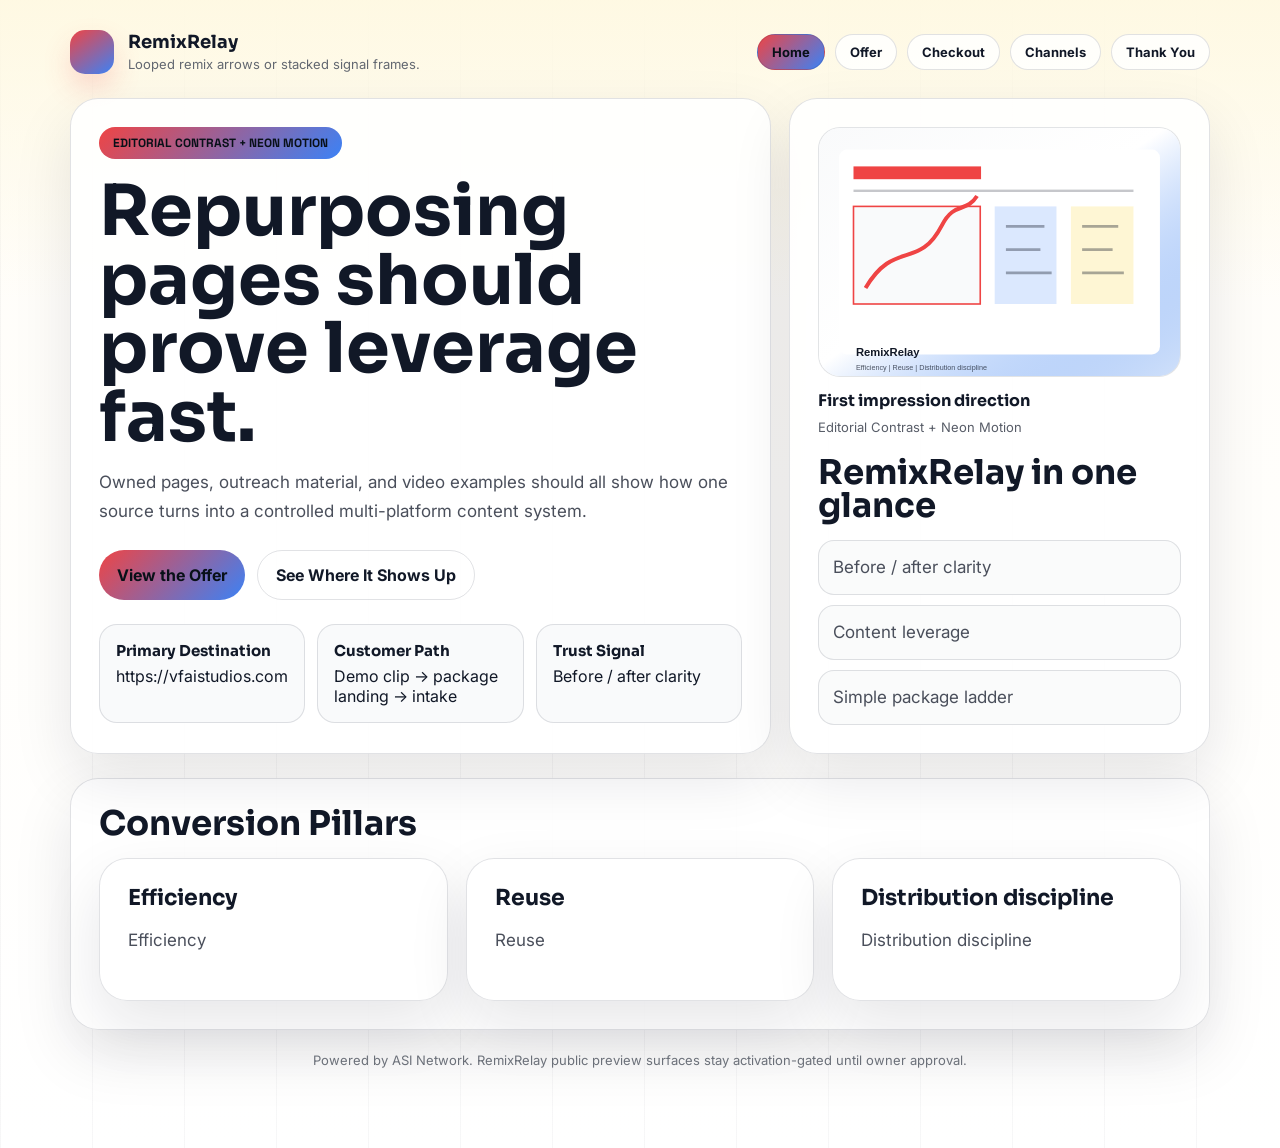
<file: index.html>
<!doctype html>
<html>
<head>
  <meta charset="utf-8" />
  <meta name="viewport" content="width=device-width, initial-scale=1" />
  <title>RemixRelay | Home</title>
  <link rel="preconnect" href="https://fonts.googleapis.com" /><link rel="preconnect" href="https://fonts.gstatic.com" crossorigin /><link href="https://fonts.googleapis.com/css2?family=Sora:wght@400;500;600;700;800&family=Inter:wght@400;500;600;700;800&family=Space+Grotesk:wght@400;500;600;700;800&display=swap" rel="stylesheet" />
  <link rel="stylesheet" href="./styles.css" />
</head>
<body class="mode-editorial">
  <main class="page">
    <header class="header">
      <a class="brand" href="./index.html">
        <span class="brand-mark"></span>
        <span class="brand-copy">
          <strong>RemixRelay</strong>
          <span>Looped remix arrows or stacked signal frames.</span>
        </span>
      </a>
      <nav class="nav">
        <a class='button primary' href='index.html'>Home</a>
        <a class='button ghost' href='offer.html'>Offer</a>
        <a class='button ghost' href='checkout.html'>Checkout</a>
        <a class='button ghost' href='channels.html'>Channels</a>
        <a class='button ghost' href='thank-you.html'>Thank You</a>
      </nav>
    </header>

    <section class="hero">
      <article class="hero-card">
        <div class="eyebrow">Editorial Contrast + Neon Motion</div>
        <h1>Repurposing pages should prove leverage fast.</h1>
        <p>Owned pages, outreach material, and video examples should all show how one source turns into a controlled multi-platform content system.</p>
        <div class="actions">
          <a class="button primary" href="./offer.html">View the Offer</a>
          <a class="button ghost" href="./channels.html">See Where It Shows Up</a>
        </div>
        <div class="meta">
          <div class="meta-card">
            <strong>Primary Destination</strong>
            <span>https://vfaistudios.com</span>
          </div>
          <div class="meta-card">
            <strong>Customer Path</strong>
            <span>Demo clip -&gt; package landing -&gt; intake</span>
          </div>

          <div class="meta-card">
            <strong>Trust Signal</strong>
            <span>Before / after clarity</span>
          </div>
        </div>
      </article>
      <aside class="visual-side">

      <figure class="visual-board visual-editorial">
        <img class="visual-img" src="[data-uri]" alt="RemixRelay homepage visual system" loading="eager" />
        <figcaption>
          <strong>First impression direction</strong>
          <span>Editorial Contrast + Neon Motion</span>
        </figcaption>
      </figure>

        <h2>RemixRelay in one glance</h2>
        <ul class="proof-points"><li>Before / after clarity</li><li>Content leverage</li><li>Simple package ladder</li></ul>
      </aside>
    </section>
    <section class="panel" style="margin-top:24px;">
      <h2>Conversion Pillars</h2>
      <div class="grid-three" style="margin-top:18px;">
        <article class='offer-card'><h3>Efficiency</h3><p>Efficiency</p></article><article class='offer-card'><h3>Reuse</h3><p>Reuse</p></article><article class='offer-card'><h3>Distribution discipline</h3><p>Distribution discipline</p></article>
      </div>
    </section>

    <div class="footer-note">Powered by ASI Network. RemixRelay public preview surfaces stay activation-gated until owner approval.</div>
  </main>
</body>
</html>
</file>
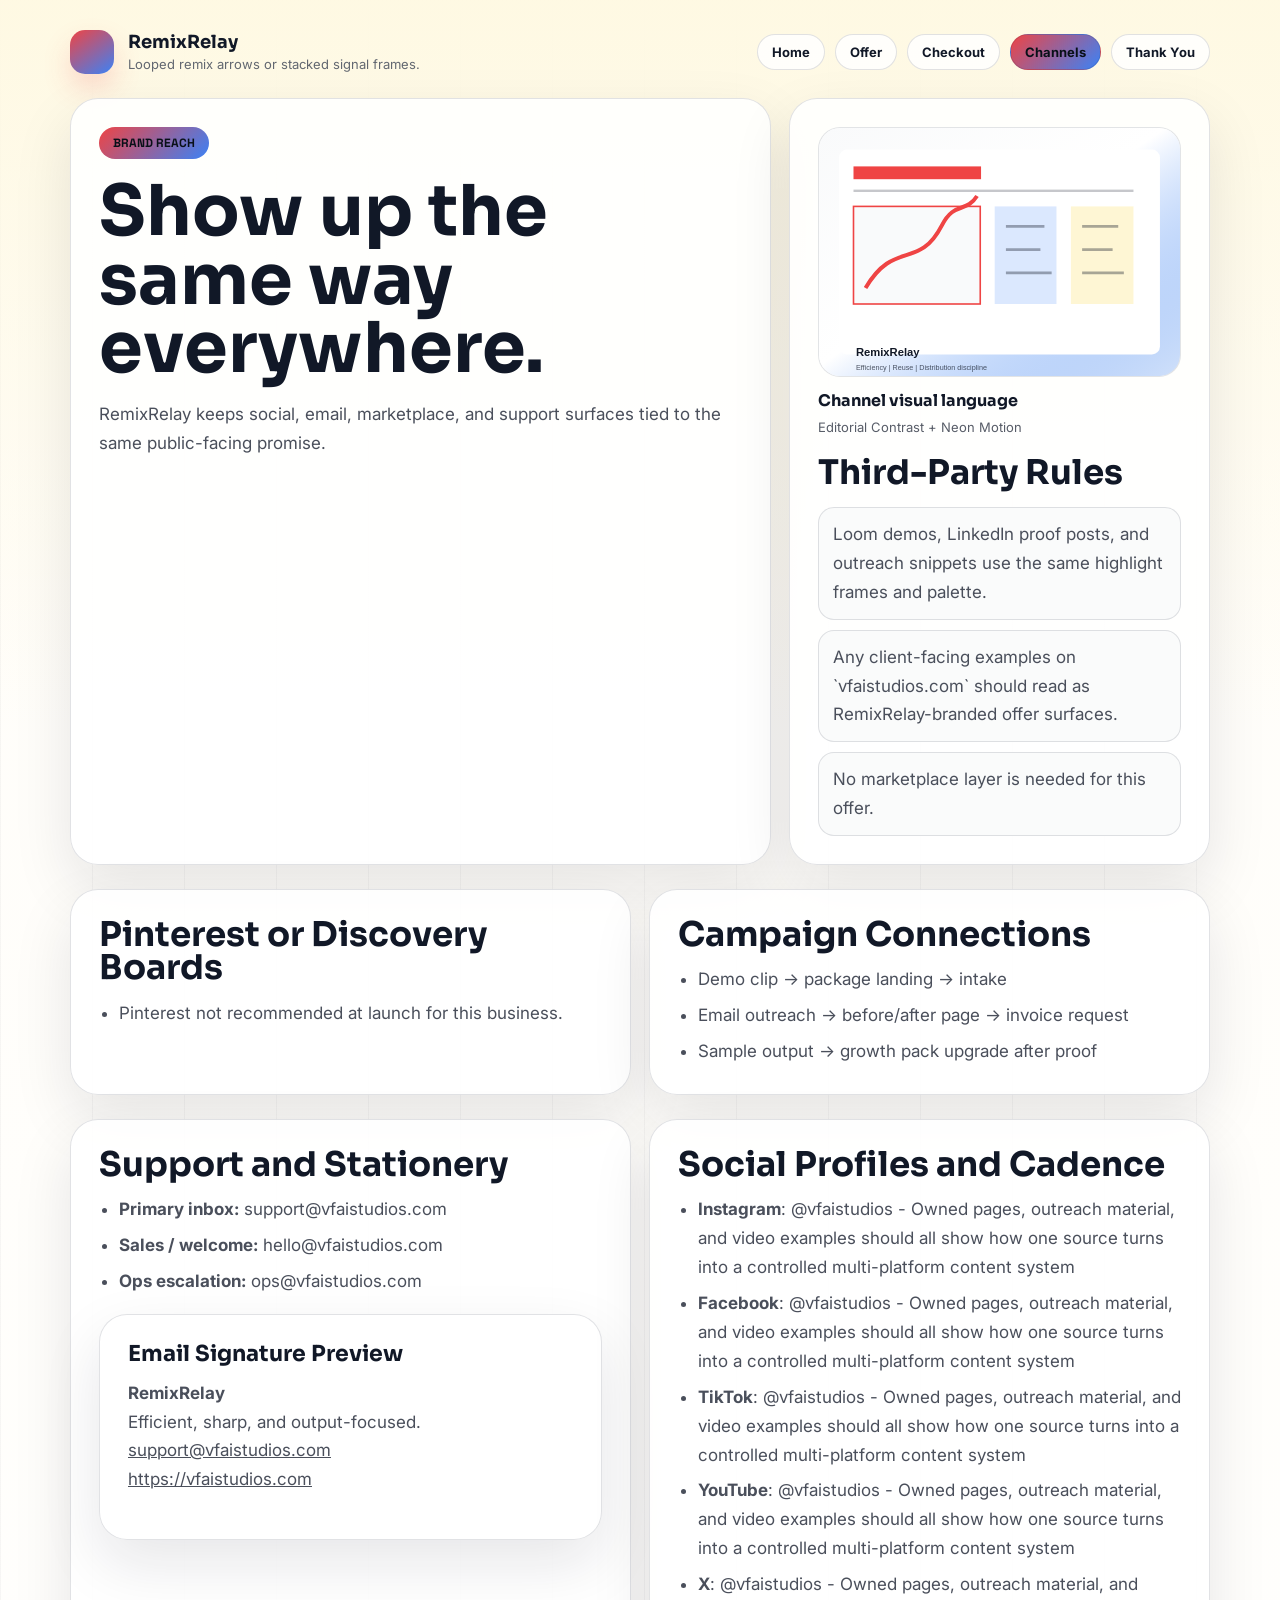
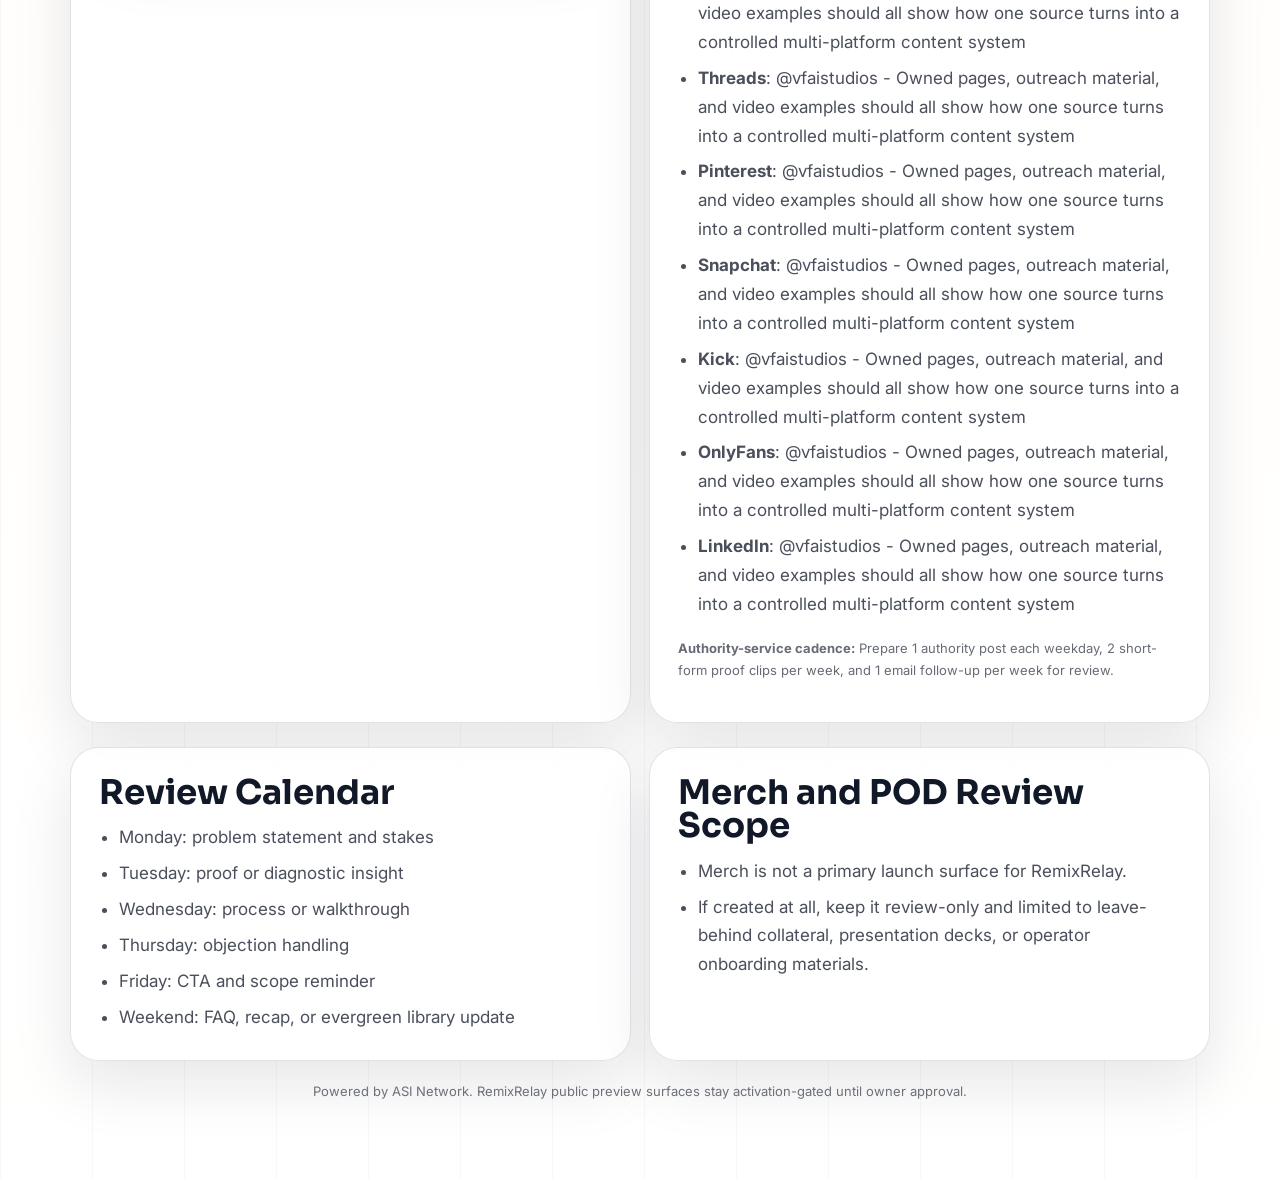
<file: channels.html>
<!doctype html>
<html>
<head>
  <meta charset="utf-8" />
  <meta name="viewport" content="width=device-width, initial-scale=1" />
  <title>RemixRelay | Channels</title>
  <link rel="preconnect" href="https://fonts.googleapis.com" /><link rel="preconnect" href="https://fonts.gstatic.com" crossorigin /><link href="https://fonts.googleapis.com/css2?family=Sora:wght@400;500;600;700;800&family=Inter:wght@400;500;600;700;800&family=Space+Grotesk:wght@400;500;600;700;800&display=swap" rel="stylesheet" />
  <link rel="stylesheet" href="./styles.css" />
</head>
<body class="mode-editorial">
  <main class="page">
    <header class="header">
      <a class="brand" href="./index.html">
        <span class="brand-mark"></span>
        <span class="brand-copy">
          <strong>RemixRelay</strong>
          <span>Looped remix arrows or stacked signal frames.</span>
        </span>
      </a>
      <nav class="nav">
        <a class='button ghost' href='index.html'>Home</a>
        <a class='button ghost' href='offer.html'>Offer</a>
        <a class='button ghost' href='checkout.html'>Checkout</a>
        <a class='button primary' href='channels.html'>Channels</a>
        <a class='button ghost' href='thank-you.html'>Thank You</a>
      </nav>
    </header>

    <section class="hero">
      <article class="hero-card">
        <div class="eyebrow">Brand Reach</div>
        <h1>Show up the same way everywhere.</h1>
        <p>RemixRelay keeps social, email, marketplace, and support surfaces tied to the same public-facing promise.</p>
      </article>
      <aside class="visual-side">

      <figure class="visual-board visual-editorial">
        <img class="visual-img" src="[data-uri]" alt="RemixRelay channels visual system" loading="eager" />
        <figcaption>
          <strong>Channel visual language</strong>
          <span>Editorial Contrast + Neon Motion</span>
        </figcaption>
      </figure>

        <h2>Third-Party Rules</h2>
        <ul class="proof-points"><li>Loom demos, LinkedIn proof posts, and outreach snippets use the same highlight frames and palette.</li><li>Any client-facing examples on `vfaistudios.com` should read as RemixRelay-branded offer surfaces.</li><li>No marketplace layer is needed for this offer.</li></ul>
      </aside>
    </section>
    <section class="grid-two" style="margin-top:24px;">
      <section class="panel">
        <h2>Pinterest or Discovery Boards</h2>
        <ul><li>Pinterest not recommended at launch for this business.</li></ul>
      </section>
      <section class="panel">
        <h2>Campaign Connections</h2>
        <ul><li>Demo clip -&gt; package landing -&gt; intake</li><li>Email outreach -&gt; before/after page -&gt; invoice request</li><li>Sample output -&gt; growth pack upgrade after proof</li></ul>
      </section>
    </section>
    <section class="grid-two" style="margin-top:24px;">
      <section class="panel">
        <h2>Support and Stationery</h2>
        <ul>
          <li><strong>Primary inbox:</strong> support@vfaistudios.com</li>
          <li><strong>Sales / welcome:</strong> hello@vfaistudios.com</li>
          <li><strong>Ops escalation:</strong> ops@vfaistudios.com</li>
        </ul>
        <div class="offer-card" style="margin-top:18px;">
          <h3>Email Signature Preview</h3>
          <p style="margin-top:14px;"><strong>RemixRelay</strong><br />Efficient, sharp, and output-focused.<br /><a href="mailto:support@vfaistudios.com">support@vfaistudios.com</a><br /><a href="https://vfaistudios.com">https://vfaistudios.com</a></p>
        </div>
      </section>
      <section class="panel">
        <h2>Social Profiles and Cadence</h2>
        <ul><li><strong>Instagram</strong>: @vfaistudios - Owned pages, outreach material, and video examples should all show how one source turns into a controlled multi-platform content system</li><li><strong>Facebook</strong>: @vfaistudios - Owned pages, outreach material, and video examples should all show how one source turns into a controlled multi-platform content system</li><li><strong>TikTok</strong>: @vfaistudios - Owned pages, outreach material, and video examples should all show how one source turns into a controlled multi-platform content system</li><li><strong>YouTube</strong>: @vfaistudios - Owned pages, outreach material, and video examples should all show how one source turns into a controlled multi-platform content system</li><li><strong>X</strong>: @vfaistudios - Owned pages, outreach material, and video examples should all show how one source turns into a controlled multi-platform content system</li><li><strong>Threads</strong>: @vfaistudios - Owned pages, outreach material, and video examples should all show how one source turns into a controlled multi-platform content system</li><li><strong>Pinterest</strong>: @vfaistudios - Owned pages, outreach material, and video examples should all show how one source turns into a controlled multi-platform content system</li><li><strong>Snapchat</strong>: @vfaistudios - Owned pages, outreach material, and video examples should all show how one source turns into a controlled multi-platform content system</li><li><strong>Kick</strong>: @vfaistudios - Owned pages, outreach material, and video examples should all show how one source turns into a controlled multi-platform content system</li><li><strong>OnlyFans</strong>: @vfaistudios - Owned pages, outreach material, and video examples should all show how one source turns into a controlled multi-platform content system</li><li><strong>LinkedIn</strong>: @vfaistudios - Owned pages, outreach material, and video examples should all show how one source turns into a controlled multi-platform content system</li></ul>
        <p class="micro" style="margin-top:18px;"><strong>Authority-service cadence:</strong> Prepare 1 authority post each weekday, 2 short-form proof clips per week, and 1 email follow-up per week for review.</p>
      </section>
    </section>
    <section class="grid-two" style="margin-top:24px;">
      <section class="panel">
        <h2>Review Calendar</h2>
        <ul><li>Monday: problem statement and stakes</li><li>Tuesday: proof or diagnostic insight</li><li>Wednesday: process or walkthrough</li><li>Thursday: objection handling</li><li>Friday: CTA and scope reminder</li><li>Weekend: FAQ, recap, or evergreen library update</li></ul>
      </section>
      <section class="panel">
        <h2>Merch and POD Review Scope</h2>
        <ul><li>Merch is not a primary launch surface for RemixRelay.</li><li>If created at all, keep it review-only and limited to leave-behind collateral, presentation decks, or operator onboarding materials.</li></ul>
      </section>
    </section>

    <div class="footer-note">Powered by ASI Network. RemixRelay public preview surfaces stay activation-gated until owner approval.</div>
  </main>
</body>
</html>
</file>
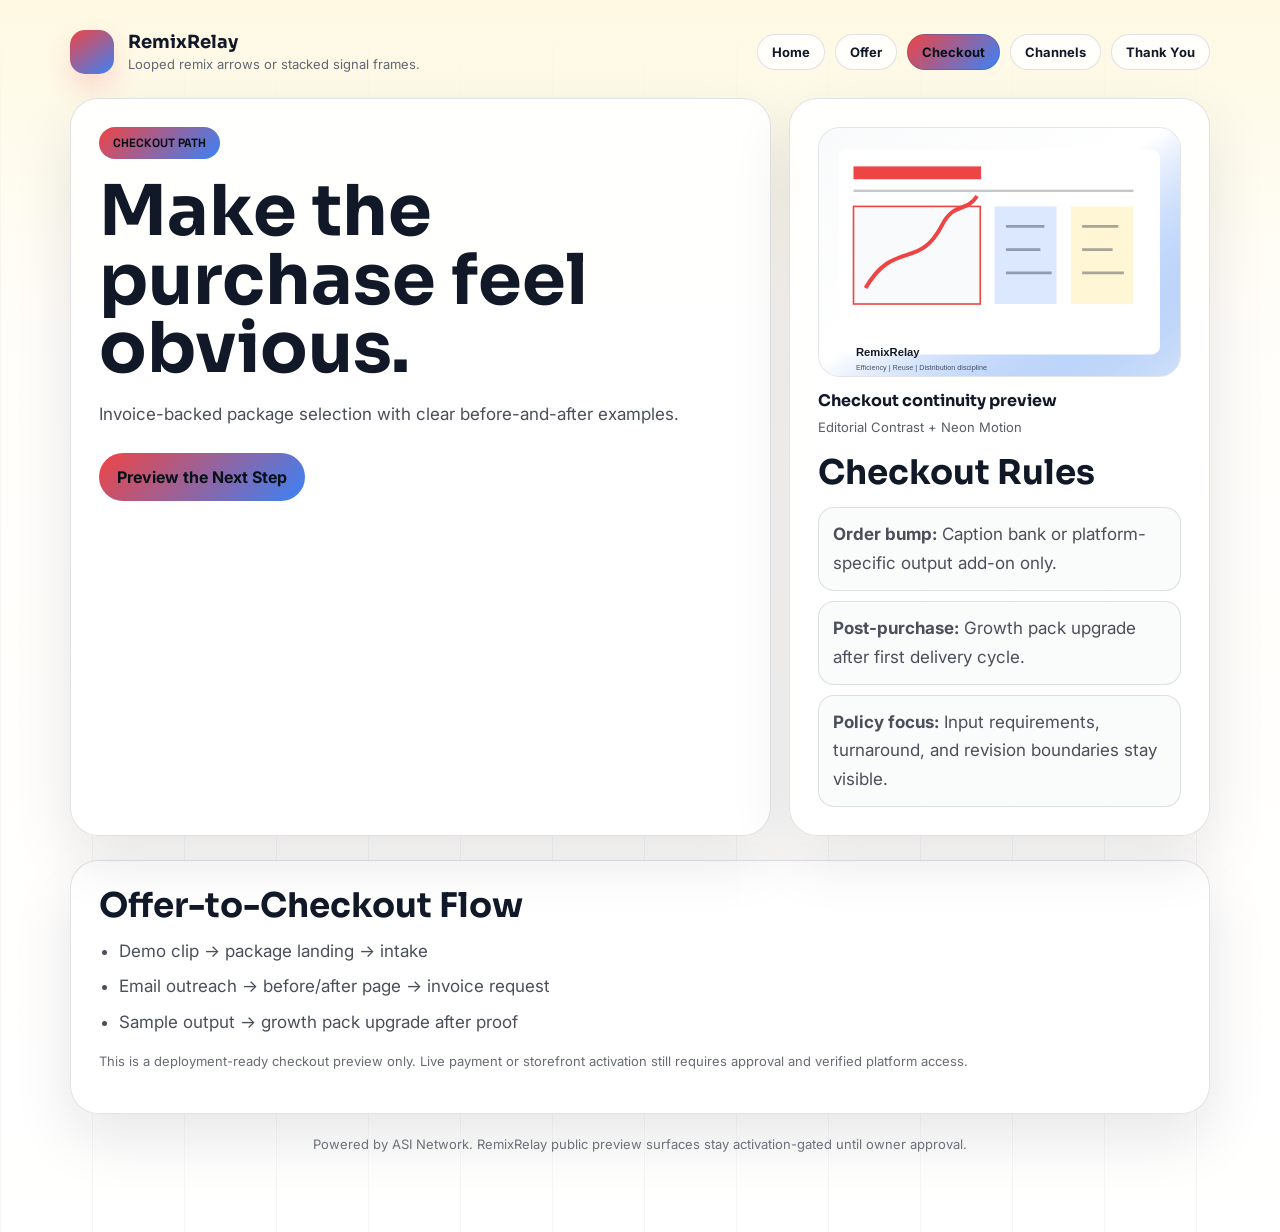
<file: checkout.html>
<!doctype html>
<html>
<head>
  <meta charset="utf-8" />
  <meta name="viewport" content="width=device-width, initial-scale=1" />
  <title>RemixRelay | Checkout</title>
  <link rel="preconnect" href="https://fonts.googleapis.com" /><link rel="preconnect" href="https://fonts.gstatic.com" crossorigin /><link href="https://fonts.googleapis.com/css2?family=Sora:wght@400;500;600;700;800&family=Inter:wght@400;500;600;700;800&family=Space+Grotesk:wght@400;500;600;700;800&display=swap" rel="stylesheet" />
  <link rel="stylesheet" href="./styles.css" />
</head>
<body class="mode-editorial">
  <main class="page">
    <header class="header">
      <a class="brand" href="./index.html">
        <span class="brand-mark"></span>
        <span class="brand-copy">
          <strong>RemixRelay</strong>
          <span>Looped remix arrows or stacked signal frames.</span>
        </span>
      </a>
      <nav class="nav">
        <a class='button ghost' href='index.html'>Home</a>
        <a class='button ghost' href='offer.html'>Offer</a>
        <a class='button primary' href='checkout.html'>Checkout</a>
        <a class='button ghost' href='channels.html'>Channels</a>
        <a class='button ghost' href='thank-you.html'>Thank You</a>
      </nav>
    </header>

    <section class="hero">
      <article class="hero-card">
        <div class="eyebrow">Checkout Path</div>
        <h1>Make the purchase feel obvious.</h1>
        <p>Invoice-backed package selection with clear before-and-after examples.</p>
        <div class="actions">
          <a class="button primary" href="./thank-you.html">Preview the Next Step</a>
        </div>
      </article>
      <aside class="visual-side">

      <figure class="visual-board visual-editorial">
        <img class="visual-img" src="[data-uri]" alt="RemixRelay checkout visual system" loading="eager" />
        <figcaption>
          <strong>Checkout continuity preview</strong>
          <span>Editorial Contrast + Neon Motion</span>
        </figcaption>
      </figure>

        <h2>Checkout Rules</h2>
        <ul class="proof-points">
          <li><strong>Order bump:</strong> Caption bank or platform-specific output add-on only.</li>
          <li><strong>Post-purchase:</strong> Growth pack upgrade after first delivery cycle.</li>
          <li><strong>Policy focus:</strong> Input requirements, turnaround, and revision boundaries stay visible.</li>
        </ul>
      </aside>
    </section>
    <section class="panel" style="margin-top:24px;">
      <h2>Offer-to-Checkout Flow</h2>
      <ul><li>Demo clip -&gt; package landing -&gt; intake</li><li>Email outreach -&gt; before/after page -&gt; invoice request</li><li>Sample output -&gt; growth pack upgrade after proof</li></ul>
      <p class="micro">This is a deployment-ready checkout preview only. Live payment or storefront activation still requires approval and verified platform access.</p>
    </section>

    <div class="footer-note">Powered by ASI Network. RemixRelay public preview surfaces stay activation-gated until owner approval.</div>
  </main>
</body>
</html>
</file>
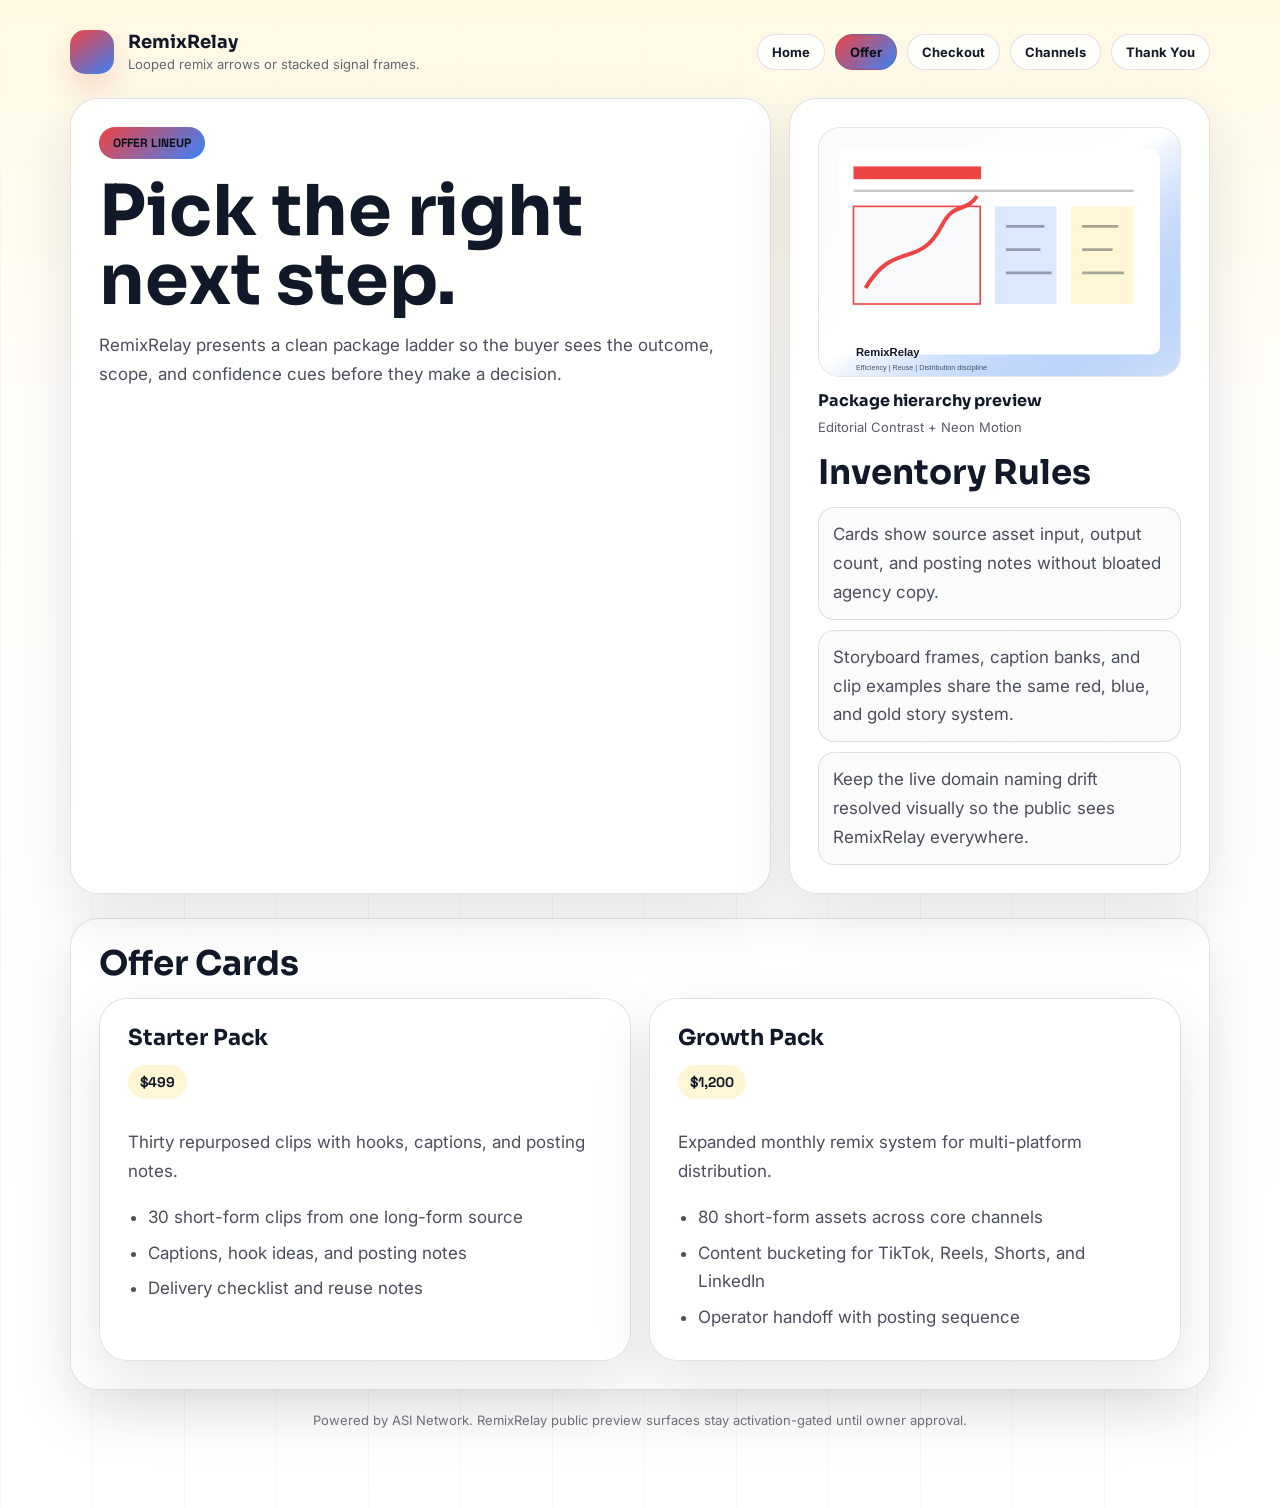
<file: offer.html>
<!doctype html>
<html>
<head>
  <meta charset="utf-8" />
  <meta name="viewport" content="width=device-width, initial-scale=1" />
  <title>RemixRelay | Offer</title>
  <link rel="preconnect" href="https://fonts.googleapis.com" /><link rel="preconnect" href="https://fonts.gstatic.com" crossorigin /><link href="https://fonts.googleapis.com/css2?family=Sora:wght@400;500;600;700;800&family=Inter:wght@400;500;600;700;800&family=Space+Grotesk:wght@400;500;600;700;800&display=swap" rel="stylesheet" />
  <link rel="stylesheet" href="./styles.css" />
</head>
<body class="mode-editorial">
  <main class="page">
    <header class="header">
      <a class="brand" href="./index.html">
        <span class="brand-mark"></span>
        <span class="brand-copy">
          <strong>RemixRelay</strong>
          <span>Looped remix arrows or stacked signal frames.</span>
        </span>
      </a>
      <nav class="nav">
        <a class='button ghost' href='index.html'>Home</a>
        <a class='button primary' href='offer.html'>Offer</a>
        <a class='button ghost' href='checkout.html'>Checkout</a>
        <a class='button ghost' href='channels.html'>Channels</a>
        <a class='button ghost' href='thank-you.html'>Thank You</a>
      </nav>
    </header>

    <section class="hero">
      <article class="hero-card">
        <div class="eyebrow">Offer Lineup</div>
        <h1>Pick the right next step.</h1>
        <p>RemixRelay presents a clean package ladder so the buyer sees the outcome, scope, and confidence cues before they make a decision.</p>
      </article>
      <aside class="visual-side">

      <figure class="visual-board visual-editorial">
        <img class="visual-img" src="[data-uri]" alt="RemixRelay offer visual system" loading="eager" />
        <figcaption>
          <strong>Package hierarchy preview</strong>
          <span>Editorial Contrast + Neon Motion</span>
        </figcaption>
      </figure>

        <h2>Inventory Rules</h2>
        <ul class="proof-points"><li>Cards show source asset input, output count, and posting notes without bloated agency copy.</li><li>Storyboard frames, caption banks, and clip examples share the same red, blue, and gold story system.</li><li>Keep the live domain naming drift resolved visually so the public sees RemixRelay everywhere.</li></ul>
      </aside>
    </section>
    <section class="panel" style="margin-top:24px;">
      <h2>Offer Cards</h2>
      <div class="offer-grid" style="margin-top:18px;"><article class='offer-card'><h3>Starter Pack</h3><div class='price'>$499</div><p>Thirty repurposed clips with hooks, captions, and posting notes.</p><ul><li>30 short-form clips from one long-form source</li><li>Captions, hook ideas, and posting notes</li><li>Delivery checklist and reuse notes</li></ul></article><article class='offer-card'><h3>Growth Pack</h3><div class='price'>$1,200</div><p>Expanded monthly remix system for multi-platform distribution.</p><ul><li>80 short-form assets across core channels</li><li>Content bucketing for TikTok, Reels, Shorts, and LinkedIn</li><li>Operator handoff with posting sequence</li></ul></article></div>
    </section>

    <div class="footer-note">Powered by ASI Network. RemixRelay public preview surfaces stay activation-gated until owner approval.</div>
  </main>
</body>
</html>
</file>
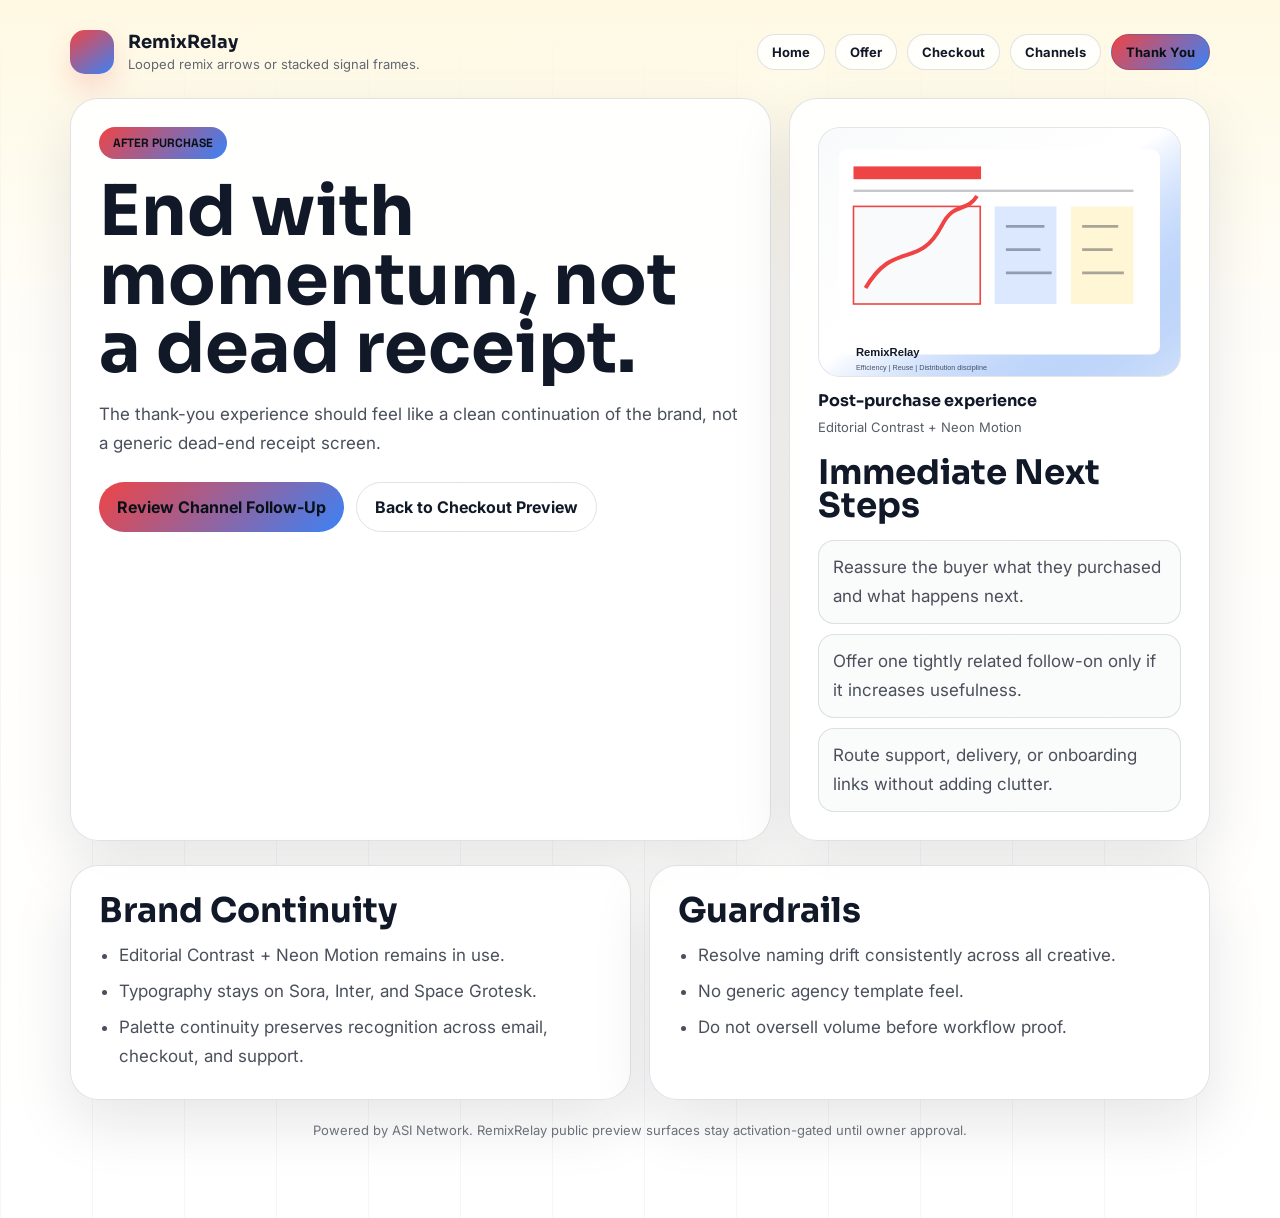
<file: thank-you.html>
<!doctype html>
<html>
<head>
  <meta charset="utf-8" />
  <meta name="viewport" content="width=device-width, initial-scale=1" />
  <title>RemixRelay | Thank You</title>
  <link rel="preconnect" href="https://fonts.googleapis.com" /><link rel="preconnect" href="https://fonts.gstatic.com" crossorigin /><link href="https://fonts.googleapis.com/css2?family=Sora:wght@400;500;600;700;800&family=Inter:wght@400;500;600;700;800&family=Space+Grotesk:wght@400;500;600;700;800&display=swap" rel="stylesheet" />
  <link rel="stylesheet" href="./styles.css" />
</head>
<body class="mode-editorial">
  <main class="page">
    <header class="header">
      <a class="brand" href="./index.html">
        <span class="brand-mark"></span>
        <span class="brand-copy">
          <strong>RemixRelay</strong>
          <span>Looped remix arrows or stacked signal frames.</span>
        </span>
      </a>
      <nav class="nav">
        <a class='button ghost' href='index.html'>Home</a>
        <a class='button ghost' href='offer.html'>Offer</a>
        <a class='button ghost' href='checkout.html'>Checkout</a>
        <a class='button ghost' href='channels.html'>Channels</a>
        <a class='button primary' href='thank-you.html'>Thank You</a>
      </nav>
    </header>

    <section class="hero">
      <article class="hero-card">
        <div class="eyebrow">After Purchase</div>
        <h1>End with momentum, not a dead receipt.</h1>
        <p>The thank-you experience should feel like a clean continuation of the brand, not a generic dead-end receipt screen.</p>
        <div class="actions">
          <a class="button primary" href="./channels.html">Review Channel Follow-Up</a>
          <a class="button ghost" href="./checkout.html">Back to Checkout Preview</a>
        </div>
      </article>
      <aside class="visual-side">

      <figure class="visual-board visual-editorial">
        <img class="visual-img" src="[data-uri]" alt="RemixRelay thank you visual system" loading="eager" />
        <figcaption>
          <strong>Post-purchase experience</strong>
          <span>Editorial Contrast + Neon Motion</span>
        </figcaption>
      </figure>

        <h2>Immediate Next Steps</h2>
        <ul class="proof-points">
          <li>Reassure the buyer what they purchased and what happens next.</li>
          <li>Offer one tightly related follow-on only if it increases usefulness.</li>
          <li>Route support, delivery, or onboarding links without adding clutter.</li>
        </ul>
      </aside>
    </section>
    <section class="grid-two" style="margin-top:24px;">
      <section class="panel">
        <h2>Brand Continuity</h2>
        <ul>
          <li>Editorial Contrast + Neon Motion remains in use.</li>
          <li>Typography stays on Sora, Inter, and Space Grotesk.</li>
          <li>Palette continuity preserves recognition across email, checkout, and support.</li>
        </ul>
      </section>
      <section class="panel">
        <h2>Guardrails</h2>
        <ul><li>Resolve naming drift consistently across all creative.</li><li>No generic agency template feel.</li><li>Do not oversell volume before workflow proof.</li></ul>
      </section>
    </section>

    <div class="footer-note">Powered by ASI Network. RemixRelay public preview surfaces stay activation-gated until owner approval.</div>
  </main>
</body>
</html>
</file>
<file: styles.css>
:root {
  --primary: #EF4444;
  --secondary: #3B82F6;
  --accent: #FACC15;
  --ink: #111827;
  --surface: #F9FAFB;
  --line: rgba(15, 23, 42, 0.12);
  --display: 'Sora', 'Avenir Next', 'Segoe UI', sans-serif;
  --body: 'Inter', 'Avenir Next', 'Segoe UI', sans-serif;
  --accent-font: 'Space Grotesk', 'Avenir Next', 'Segoe UI', sans-serif;
}
* { box-sizing: border-box; }
body {
  margin: 0;
  font-family: var(--body);
  color: var(--ink);
  background:
    radial-gradient(circle at 0% 0%, color-mix(in srgb, var(--primary) 14%, white), transparent 30%),
    radial-gradient(circle at 100% 0%, color-mix(in srgb, var(--secondary) 14%, white), transparent 30%),
    linear-gradient(180deg, #fffdf8, #ffffff);
}
body.mode-editorial {
  background:
    linear-gradient(180deg, color-mix(in srgb, var(--accent) 12%, white), transparent 26%),
    repeating-linear-gradient(90deg, rgba(15,23,42,.035) 0, rgba(15,23,42,.035) 1px, transparent 1px, transparent 92px),
    linear-gradient(180deg, #fffdf8, #ffffff);
}
body.mode-luxury {
  background:
    linear-gradient(180deg, color-mix(in srgb, var(--surface) 94%, white), #ffffff 70%),
    linear-gradient(90deg, color-mix(in srgb, var(--primary) 8%, white), transparent);
}
body.mode-motion {
  background:
    linear-gradient(135deg, color-mix(in srgb, var(--primary) 12%, white) 0 24%, transparent 24% 100%),
    linear-gradient(180deg, #fffdf8, #ffffff);
}
body.mode-human {
  background:
    linear-gradient(180deg, color-mix(in srgb, var(--accent) 10%, white), transparent 28%),
    linear-gradient(180deg, #fffdf8, #ffffff);
}
body.mode-urgent {
  background:
    linear-gradient(180deg, color-mix(in srgb, var(--primary) 9%, white), transparent 28%),
    linear-gradient(180deg, #f9fbff, #ffffff);
}
a { color: inherit; }
.page { max-width: 1180px; margin: 0 auto; padding: 24px 20px 80px; }
.header { display: flex; flex-wrap: wrap; align-items: center; justify-content: space-between; gap: 12px; padding: 6px 0 24px; }
.brand { display: flex; align-items: center; gap: 14px; text-decoration: none; }
.brand-mark { width: 44px; height: 44px; border-radius: 15px; background: linear-gradient(145deg, var(--primary), var(--secondary)); box-shadow: 0 14px 28px color-mix(in srgb, var(--primary) 18%, transparent); }
.brand-copy strong { display: block; font-family: var(--display); font-size: 18px; line-height: 1; }
.brand-copy span { display: block; margin-top: 5px; font-size: 13px; color: color-mix(in srgb, var(--ink) 66%, white); }
.nav { display: flex; flex-wrap: wrap; gap: 10px; }
.nav a { border: 1px solid var(--line); border-radius: 999px; padding: 9px 14px; text-decoration: none; font-size: 13px; background: rgba(255,255,255,0.84); }
.hero,
.grid-two,
.grid-three,
.offer-grid { display: grid; gap: 18px; }
.hero { grid-template-columns: minmax(0, 1.25fr) minmax(280px, 0.75fr); align-items: stretch; }
.grid-two { grid-template-columns: repeat(2, minmax(0, 1fr)); }
.grid-three { grid-template-columns: repeat(3, minmax(0, 1fr)); }
.offer-grid { grid-template-columns: repeat(auto-fit, minmax(240px, 1fr)); }
.panel,
.hero-card,
.offer-card,
.visual-side { border: 1px solid var(--line); border-radius: 28px; background: rgba(255,255,255,0.88); box-shadow: 0 24px 60px rgba(15,23,42,0.1); }
.hero-card,
.panel,
.offer-card,
.visual-side { padding: 28px; }
.eyebrow { display: inline-flex; border-radius: 999px; padding: 8px 14px; background: linear-gradient(135deg, var(--primary), var(--secondary)); color: #081018; font-family: var(--accent-font); font-size: 12px; font-weight: 700; letter-spacing: 0; text-transform: uppercase; }
h1, h2, h3 { margin: 0; font-family: var(--display); line-height: 0.98; letter-spacing: 0; }
h1 { margin-top: 18px; font-size: clamp(40px, 7vw, 70px); max-width: 11ch; }
h2 { font-size: clamp(24px, 4vw, 34px); }
h3 { font-size: 22px; }
p, li { color: color-mix(in srgb, var(--ink) 76%, white); line-height: 1.7; font-size: 17px; }
.actions { display: flex; flex-wrap: wrap; gap: 12px; margin-top: 24px; }
.button { display: inline-flex; align-items: center; justify-content: center; text-decoration: none; border-radius: 999px; padding: 14px 18px; font-weight: 700; }
.button.primary { background: linear-gradient(135deg, var(--primary), var(--secondary)); color: #081018; }
.button.ghost { border: 1px solid var(--line); }
.meta { display: grid; gap: 12px; grid-template-columns: repeat(3, minmax(0, 1fr)); margin-top: 24px; }
.meta-card { border-radius: 18px; padding: 16px; background: color-mix(in srgb, var(--surface) 92%, white); border: 1px solid var(--line); }
.meta-card strong { display: block; font-family: var(--display); font-size: 15px; margin-bottom: 6px; }
.price { display: inline-block; margin: 16px 0 12px; padding: 8px 12px; border-radius: 999px; background: color-mix(in srgb, var(--accent) 18%, white); font-family: var(--accent-font); font-size: 14px; font-weight: 700; letter-spacing: 0; text-transform: uppercase; }
.micro { font-size: 13px; color: color-mix(in srgb, var(--ink) 64%, white); }
.visual-side { display: grid; gap: 18px; align-content: start; }
.visual-board { margin: 0; }
.visual-img {
  display: block;
  width: 100%;
  aspect-ratio: 1.45;
  object-fit: cover;
  border-radius: 22px;
  border: 1px solid rgba(15, 23, 42, 0.1);
  background: color-mix(in srgb, var(--surface) 90%, white);
}
.visual-board figcaption {
  display: grid;
  gap: 5px;
  margin-top: 12px;
  color: color-mix(in srgb, var(--ink) 70%, white);
  font-size: 13px;
  line-height: 1.5;
}
.visual-board strong { color: var(--ink); font-family: var(--display); font-size: 16px; }
.proof-points { display: grid; gap: 10px; margin-top: 0; padding-left: 0; list-style: none; }
.proof-points li { margin: 0; padding: 12px 14px; border-radius: 16px; background: color-mix(in srgb, var(--surface) 90%, white); border: 1px solid var(--line); }
ul { margin: 14px 0 0; padding-left: 20px; }
li + li { margin-top: 7px; }
.footer-note { margin-top: 22px; font-size: 13px; text-align: center; color: color-mix(in srgb, var(--ink) 62%, white); }
@media (max-width: 960px) {
  .hero, .grid-two, .grid-three, .meta { grid-template-columns: 1fr; }
  h1 { max-width: none; }
}
@media (max-width: 720px) {
  .page { padding: 18px 16px 72px; }
  .hero-card, .panel, .offer-card, .visual-side { padding: 22px; border-radius: 24px; }
  .button { width: 100%; }
}
</file>
